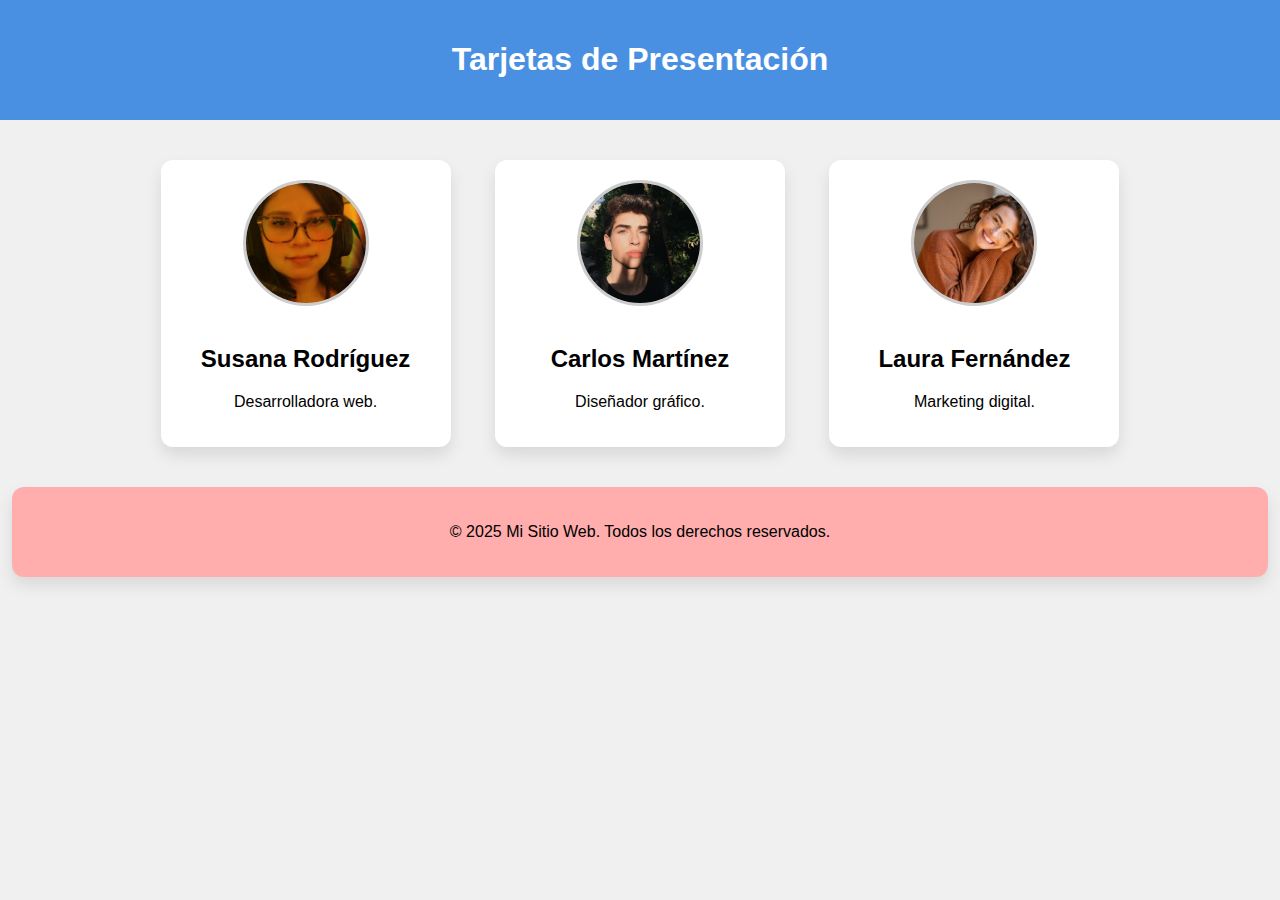
<file: Diseño java py ,css/componentes/index.html>
<!DOCTYPE html>
<html lang="es">
<head>
  <meta charset="UTF-8">
  <meta name="viewport" content="width=device-width, initial-scale=1.0">
  <title>Mi Sitio con Componentes</title>
  <link rel="stylesheet" href="style.css">
</head>
<body>
  <div id="app"></div>

  <script src="script.js"></script>
</body>
</html>
</file>
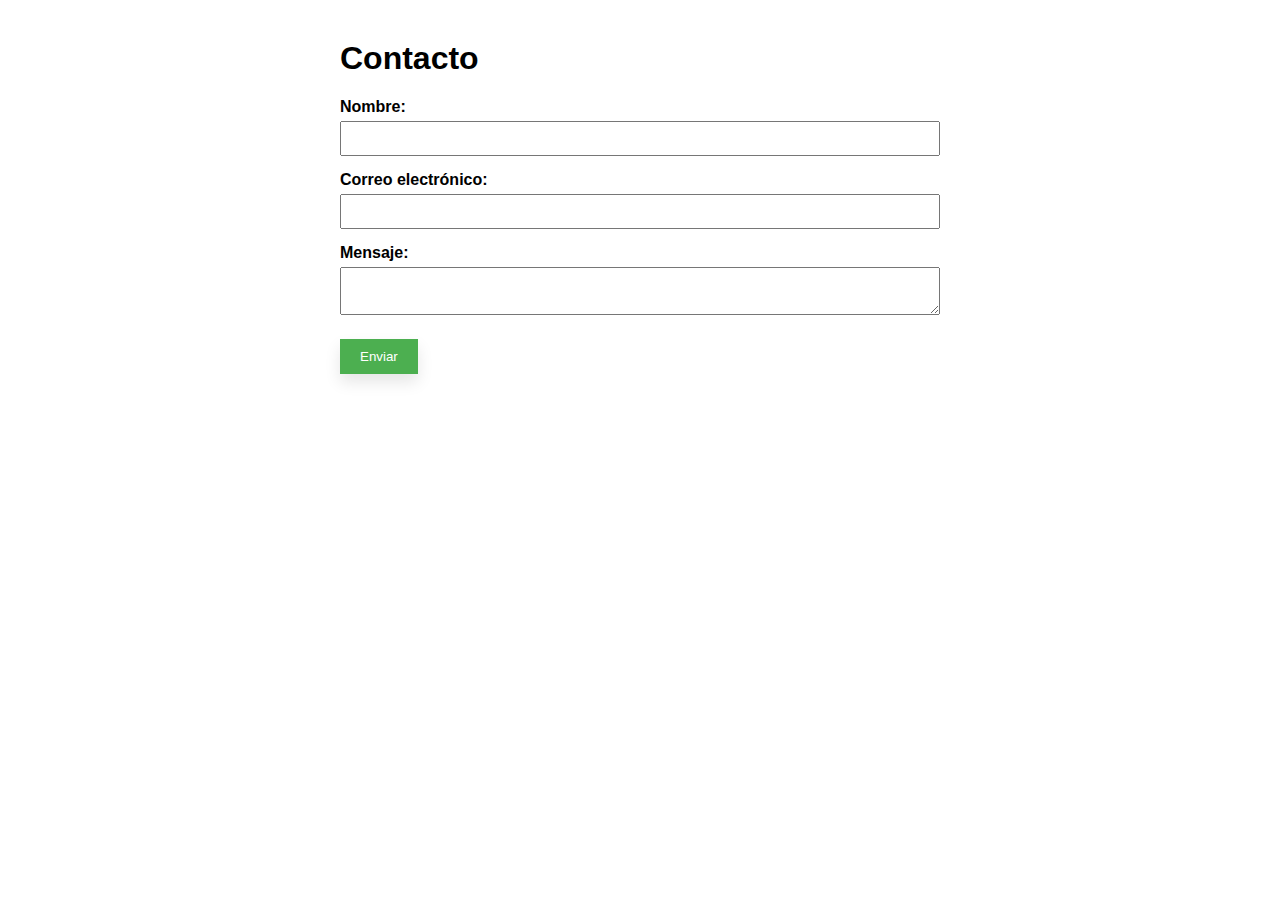
<file: Diseño java py ,css/Formulario Accesible/index.html>
<!DOCTYPE html>
<html lang="es">
<head>
  <meta charset="UTF-8">
  <title>Formulario de Contacto</title>
  <link rel="stylesheet" href="style.css">
</head>
<body>
  <h1>Contacto</h1>
  <form id="formulario-contacto" novalidate>
    <div>
      <label for="nombre">Nombre:</label>
      <input type="text" id="nombre" name="nombre" required>
      <span class="error" id="error-nombre"></span>
    </div>

    <div>
      <label for="correo">Correo electrónico:</label>
      <input type="email" id="correo" name="correo" required>
      <span class="error" id="error-correo"></span>
    </div>

    <div>
      <label for="mensaje">Mensaje:</label>
      <textarea id="mensaje" name="mensaje" required></textarea>
      <span class="error" id="error-mensaje"></span>
    </div>

    <button type="submit">Enviar</button>
  </form>

  <script src="script.js"></script>
</body>
</html>
</file>
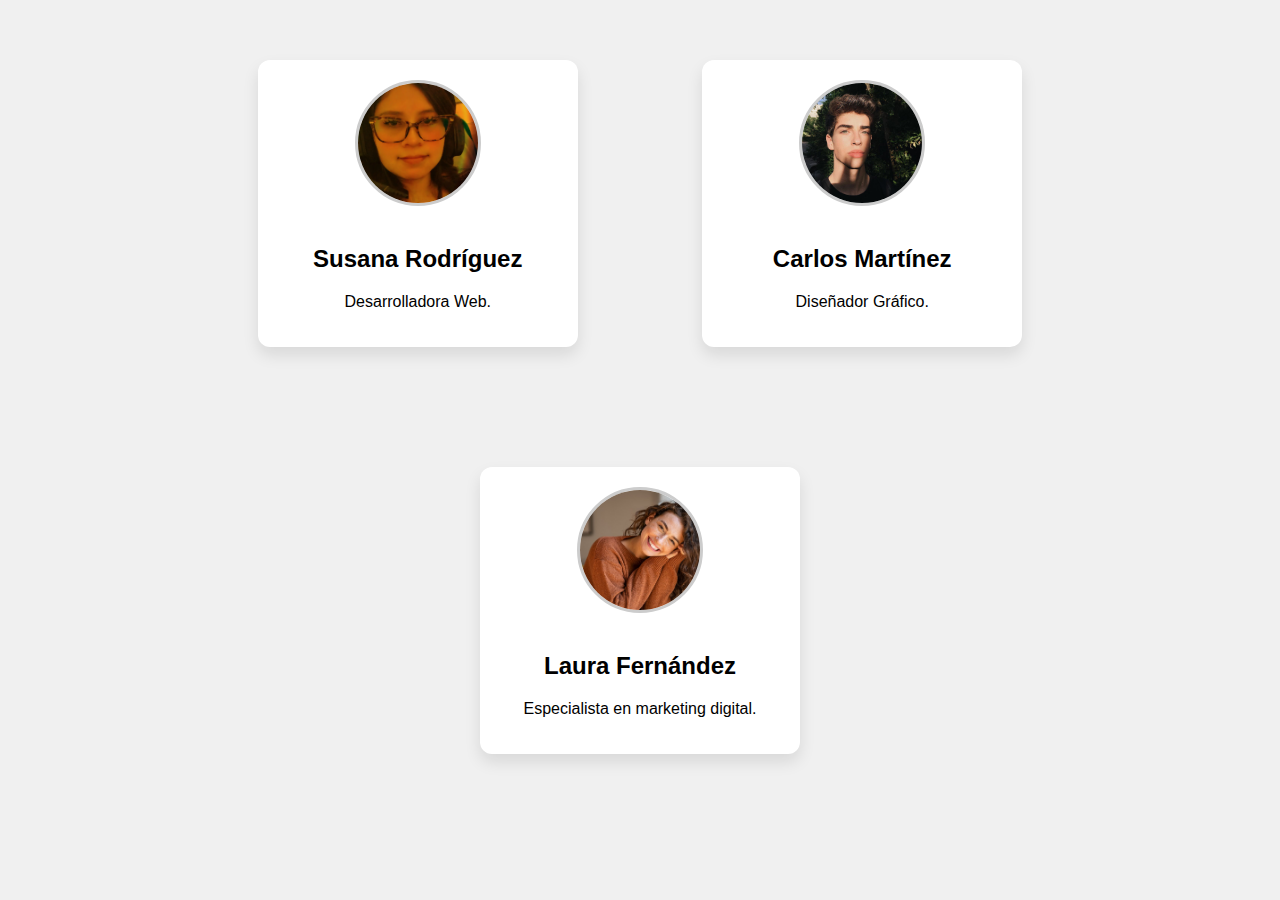
<file: Diseño java py ,css/reutilizable/index.html>
<!DOCTYPE html>
<html lang="es">
<head>
  <meta charset="UTF-8">
  <meta name="viewport" content="width=device-width, initial-scale=1.0">
  <title>Tarjetas de Usuario</title>
  <link rel="stylesheet" href="style.css">
</head>
<body>

  <div id="app"></div> 

  <script src="script.js"></script>
</body>
</html>
</file>
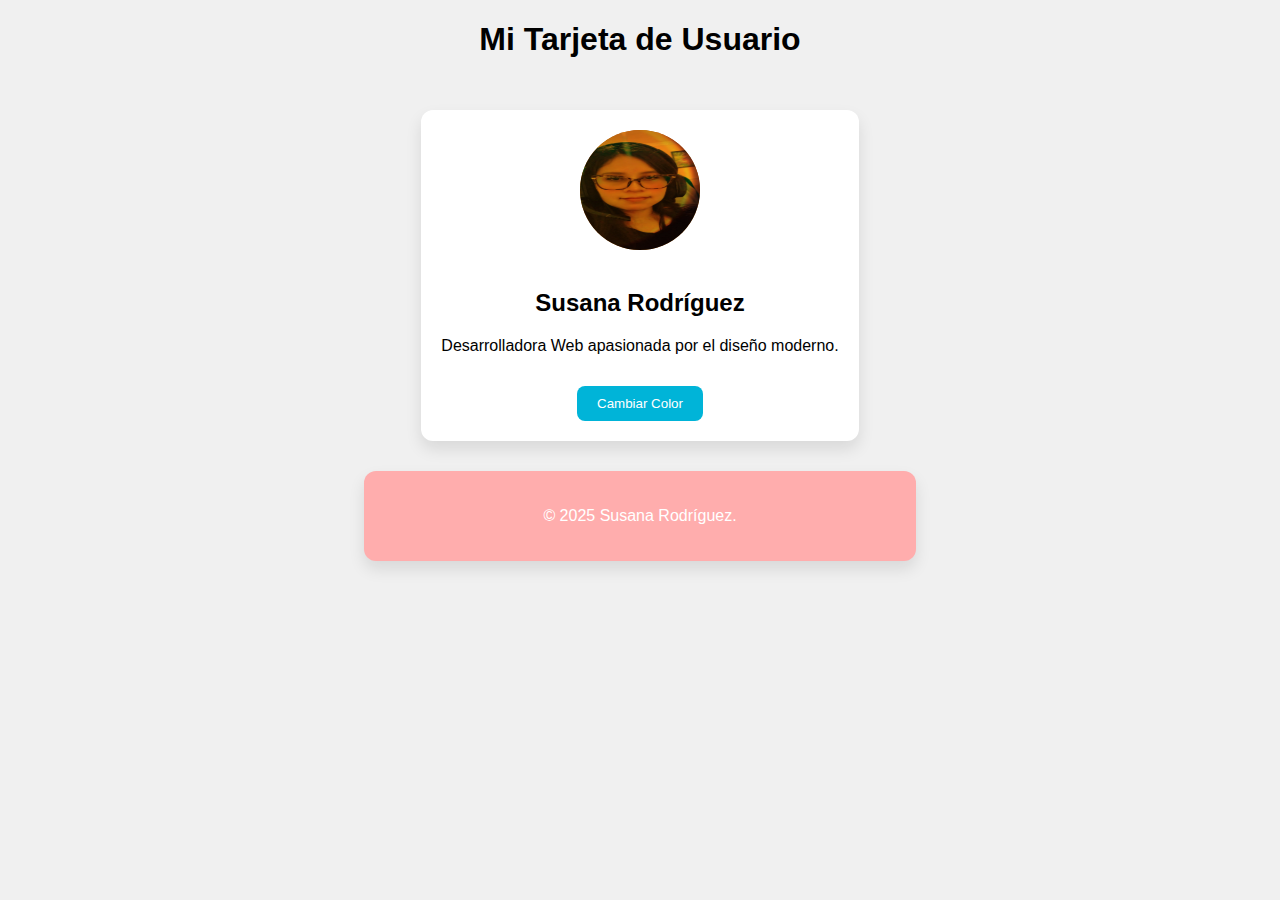
<file: Diseño java py ,css/framework/index2.html>
<!DOCTYPE html>
<html lang="en">
<head>
    <meta charset="UTF-8">
    <meta name="viewport" content="width=device-width, initial-scale=1.0">
    <title>Mi sitio</title>
    <link rel="stylesheet" href="style2.css">
</head>
<body>
    <div id="app"></div>
    <script src="scrip2.js"></script>
</body>
</html>
</file>
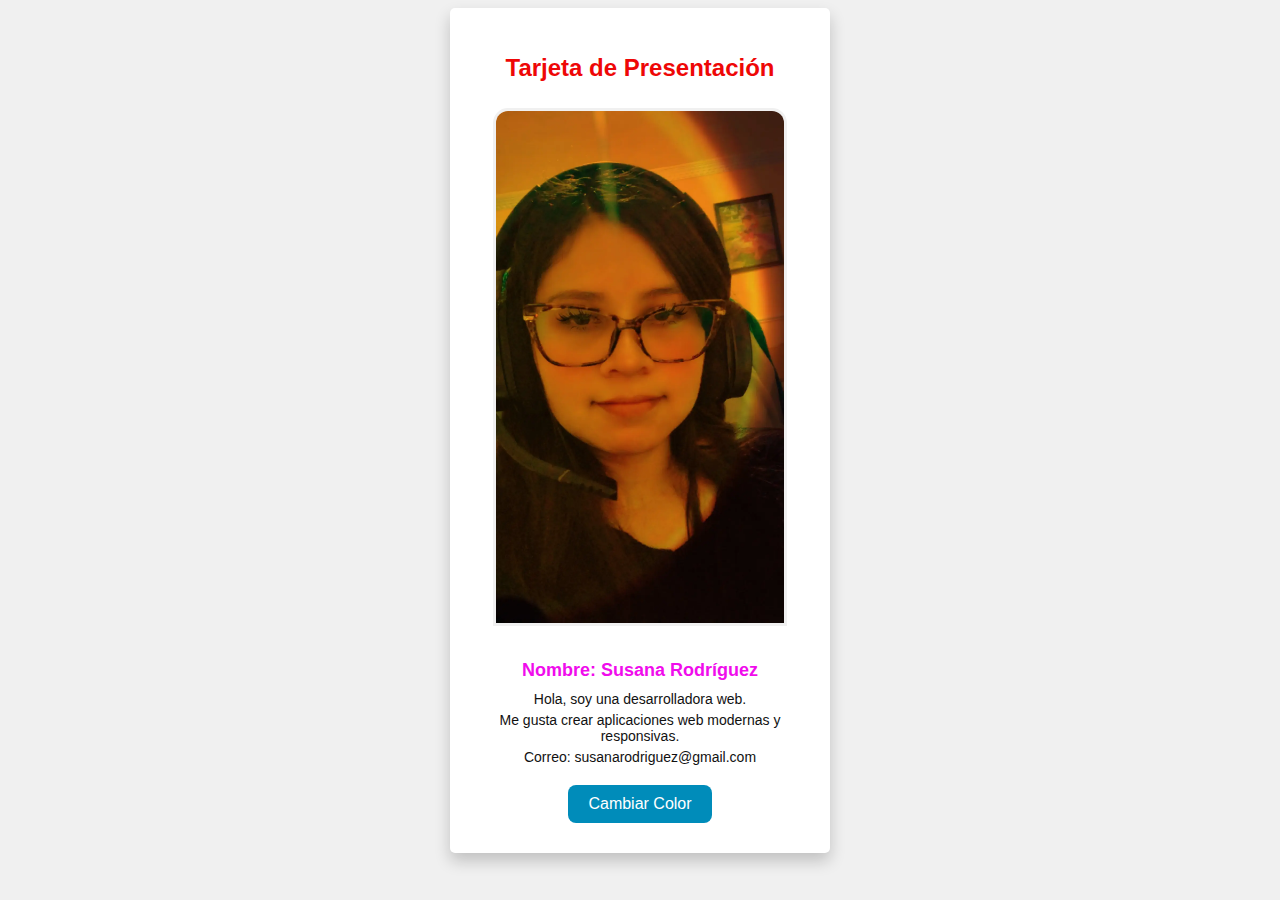
<file: Diseño java py ,css/presentacion/index1.html>
<!DOCTYPE html>
<html lang="es">
<head>
    <meta charset="UTF-8">
    <meta name="viewport" content="width=device-width, initial-scale=1.0">
    <title>Tarjeta de Presentación</title>
    <link rel="stylesheet" href="style1.css">
</head>
<body>
    <div class="container" id="tarjeta">
        <div class="content">
            <div class="carta-header">
                <h1>Tarjeta de Presentación</h1>
                <center><img src="imagenes/presentaciom.png" width="80" height="120"></center>
            </div>
            <div class="content-body">
                <h2>Nombre: Susana Rodríguez</h2>
                <p>Hola, soy una desarrolladora web.</p>
                <p>Me gusta crear aplicaciones web modernas y responsivas.</p>
                <p>Correo: susanarodriguez@gmail.com</p>
                <button onclick="cambiarColor()">Cambiar Color</button>
            </div>
        </div>
    </div>

    <script src="script.js"></script>
</body>
</html>
</file>
<file: Diseño java py ,css/componentes/style.css>
body {
    font-family: Arial, sans-serif;
    margin: 0;
    background-color: #f0f0f0;
    text-align: center;
  }
  
  header {
    background-color: #4A90E2;
    color: white;
    padding: 20px 0;
  }
  
  main {
    padding: 20px;
  }
  
  footer {
    background-color: #ffadad;
    animation: cambiarColores 2s infinite alternate;
    padding: 20px;
    border-radius: 12px;
    box-shadow: 0 8px 16px rgba(0,0,0,0.1);
    display: inline-block;
    transition: background-color 0.5s;
    width: 95%;
  }

  @keyframes cambiarColores {
    0% {
        background-color: #ffadad;
    }
    25% {
        background-color: #ffd6a5;
    }
    50% {
        background-color: #caffbf;
    }
    75% {
        background-color: #9bf6ff;
    }
    100% {
        background-color: #ffadad; 
    }
}
  
  .carta-perfil {
    background-color: white;
    padding: 20px;
    margin: 20px;
    display: inline-block;
    border-radius: 12px;
    width: 250px;
    box-shadow: 0 8px 16px rgba(0, 0, 0, 0.1);
  }
  
  .foto-perfil {
    width: 120px;
    height: 120px;
    object-fit: cover;
    border-radius: 50%;
    margin-bottom: 15px;
    border: 3px solid #ccc;
  }
</file>
<file: Diseño java py ,css/Formulario Accesible/style.css>
body {
    font-family: Arial, sans-serif;
    max-width: 600px;
    margin: 40px auto;
    padding: 0 20px;
  }
  
  label {
    display: block;
    margin-top: 15px;
    font-weight: bold;
  }
  
  input, textarea {
    width: 100%;
    padding: 8px;
    margin-top: 5px;
    box-sizing: border-box;
  }
  
  .error {
    color: red;
    font-size: 0.9em;
  }
  
  button {
    margin-top: 20px;
    padding: 10px 20px;
    background-color: #4CAF50;
    color: white;
    border: none;
    cursor: pointer;
    animation: cambiarColores 2s infinite alternate;
    box-shadow: 0 8px 16px rgba(0,0,0,0.1);
    transition: background-color 0.5s;
  }
  
  @keyframes cambiarColores {
    0% {
        background-color: #ffadad;
    }
    25% {
        background-color: #ffd6a5;
    }
    50% {
        background-color: #caffbf;
    }
    75% {
        background-color: #9bf6ff;
    }
    100% {
        background-color: #ffadad; 
    }
}
</file>
<file: Diseño java py ,css/reutilizable/style.css>
body {
    margin: 0;
    padding: 0;
    font-family: Arial, sans-serif;
    background-color: #f0f0f0;
    text-align: center;
  }
  
  .carta-perfil{
    background-color: white;
    padding: 20px;
    margin: 60px;
    display: inline-block;
    border-radius: 12px;
    width: 280px;
    box-shadow: 0 8px 16px rgba(0, 0, 0, 0.1);
    transition: transform 0.3s;
  }
  
  .user-card:hover {
    transform: translateY(-5px);
  }
  
  .foto-perfil {
    width: 120px;
    height: 120px;
    object-fit: cover;    
    border-radius: 50%;     
    margin-bottom: 15px;
    border: 3px solid #ccc; 
   
  }
</file>
<file: Diseño java py ,css/framework/style2.css>
body {
    margin: 0;
    padding: 0;
    font-family: 'Arial', sans-serif;
    background-color: #f0f0f0;
    text-align: center;
}

.header {
    background-color: #008cba;
    color: white;
    padding: 20px;
}

.main-content {
    padding: 30px;
}

.user-card {
    background-color: white;
    padding: 20px;
    border-radius: 12px;
    box-shadow: 0 8px 16px rgba(0,0,0,0.1);
    display: inline-block;
    transition: background-color 0.5s;
}

.foto-perfil {
    border-radius: 50%;
    margin-bottom: 15px;
    background-image: url(imagenes/presentaciom.png);
    
}


@keyframes rotar {
    from {
        transform: rotate(2deg);
    }
    to {
        transform: rotate(360deg);
    }
}

.foto-perfil {
    width: 120px;
    height: 120px;
    border-radius: 50%;
    margin-bottom: 15px;
    animation: rotar 5s linear infinite;
}

button {
    margin-top: 15px;
    padding: 10px 20px;
    background-color: #00b4d8;
    color: white;
    border: none;
    border-radius: 8px;
    cursor: pointer;
}

button:hover {
    background-color: #0077b6;
}



@keyframes cambiarColores {
    0% {
        background-color: #ffadad;
    }
    25% {
        background-color: #ffd6a5;
    }
    50% {
        background-color: #caffbf;
    }
    75% {
        background-color: #9bf6ff;
    }
    100% {
        background-color: #ffadad; 
    }
}

.footer {
    background-color: #ffadad;
    animation: cambiarColores 2s infinite alternate;
    padding: 20px;
    border-radius: 12px;
    box-shadow: 0 8px 16px rgba(0,0,0,0.1);
    display: inline-block;
    transition: background-color 0.5s;
    color: white;
    position: relative;
    bottom: 0;
    width: 40%;

}
</file>
<file: Diseño java py ,css/presentacion/style1.css>
body{
    background-color: #f0f0f0;
    font-family: Arial, sans-serif;
    display: flex;
    justify-content: center;
    align-items: 100vh;
}
.container{
    background-color: white;
    padding: 30px;
    border-radius: 5px;
    box-shadow: 0 8px 16px rgba(0, 0, 0, 0.2);
    text-align: center;
    width: 320px;
    transition: background-color 0.5s ease;
}
.carta-header img{
    width: 90%;
    height: auto;
    border-radius: 15px 15px 0 0;
    margin-top: 10px;
    margin-bottom: 20px;
    border: 3px solid #f0f0f0;
}
.carta-header h1{
    font-size: 24px;
    color: #ee0707;
}
.content-body h2 {
    font-size: 18px;
    color: #f00cec;
    margin: 10px;
}
.content-body p {
    font-size: 14px;
    color: #111111;
    margin: 5px;
}
button {
    margin-top: 15px;
    padding: 10px 20px;
    background-color: #008cba;
    color: white;
    border: none;
    border-radius: 8px;
    cursor: pointer;
    font-size: 16px;
}

button:hover {
    background-color: #005f73;
    background-color: #021c21;
    transform: scale(1.05);
    transition: background-color 0.3s ease, transform 0.3s ease;
   }
</file>
